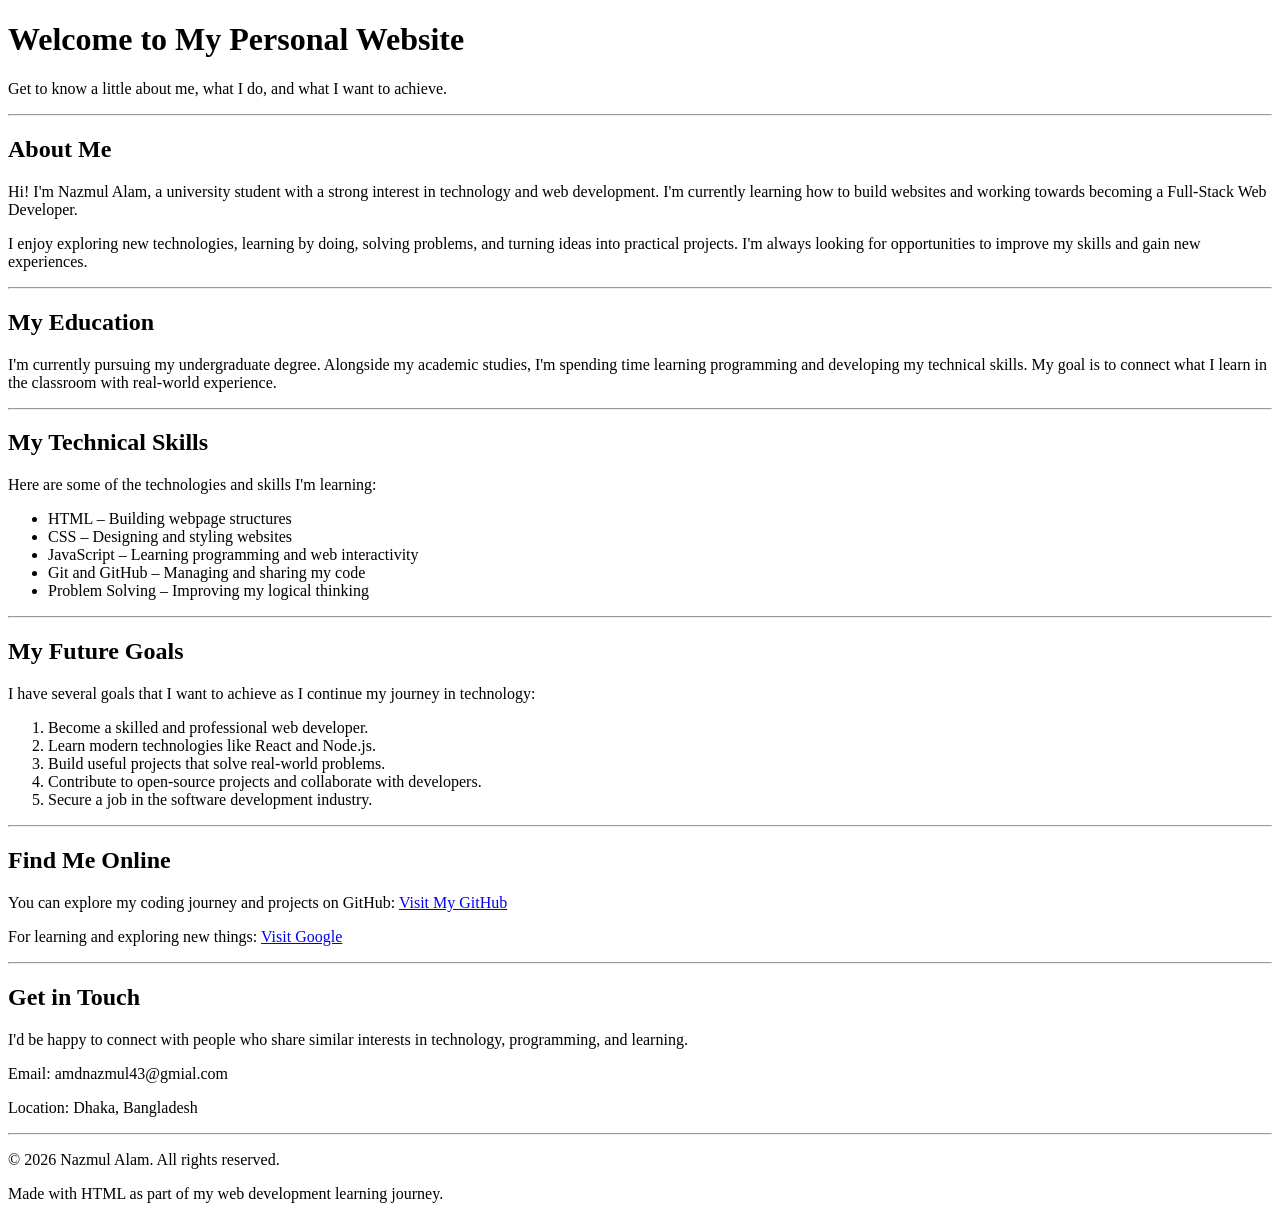
<file: Day-02/index.html>
<!DOCTYPE html>
<html lang="en">

<head>
    <meta charset="UTF-8">
    <meta name="viewport" content="width=device-width, initial-scale=1.0">
    <meta name="description" content="A little introduction about me, my education, skills, and future goals.">

    <title>My Personal Website</title>
</head>

<body>

    <header>
        <h1>Welcome to My Personal Website</h1>
        <p>Get to know a little about me, what I do, and what I want to achieve.</p>
    </header>

    <hr>

    <section>
        <h2>About Me</h2>

        <p>
            Hi! I'm Nazmul Alam, a university student with a strong
            interest in technology and web development. I'm currently
            learning how to build websites and working towards becoming
            a Full-Stack Web Developer.
        </p>

        <p>
            I enjoy exploring new technologies, learning by doing,
            solving problems, and turning ideas into practical projects.
            I'm always looking for opportunities to improve my skills
            and gain new experiences.
        </p>
    </section>

    <hr>

    <section>
        <h2>My Education</h2>

        <p>
            I'm currently pursuing my undergraduate degree. Alongside
            my academic studies, I'm spending time learning programming
            and developing my technical skills. My goal is to connect
            what I learn in the classroom with real-world experience.
        </p>
    </section>

    <hr>

    <section>
        <h2>My Technical Skills</h2>

        <p>Here are some of the technologies and skills I'm learning:</p>

        <ul>
            <li>HTML – Building webpage structures</li>
            <li>CSS – Designing and styling websites</li>
            <li>JavaScript – Learning programming and web interactivity</li>
            <li>Git and GitHub – Managing and sharing my code</li>
            <li>Problem Solving – Improving my logical thinking</li>
        </ul>
    </section>

    <hr>

    <section>
        <h2>My Future Goals</h2>

        <p>
            I have several goals that I want to achieve as I continue
            my journey in technology:
        </p>

        <ol>
            <li>Become a skilled and professional web developer.</li>
            <li>Learn modern technologies like React and Node.js.</li>
            <li>Build useful projects that solve real-world problems.</li>
            <li>Contribute to open-source projects and collaborate with developers.</li>
            <li>Secure a job in the software development industry.</li>
        </ol>
    </section>

    <hr>

    <section>
        <h2>Find Me Online</h2>

        <p>
            You can explore my coding journey and projects on GitHub:
            <a href="https://github.com/" target="_blank" rel="noopener noreferrer">
                Visit My GitHub
            </a>
        </p>

        <p>
            For learning and exploring new things:
            <a href="https://www.google.com/" target="_blank" rel="noopener noreferrer">
                Visit Google
            </a>
        </p>
    </section>

    <hr>

    <section>
        <h2>Get in Touch</h2>

        <p>
            I'd be happy to connect with people who share similar
            interests in technology, programming, and learning.
        </p>

        <p>Email: amdnazmul43@gmial.com</p>
        <p>Location: Dhaka, Bangladesh</p>
    </section>

    <hr>

    <footer>
        <p>&copy; 2026 Nazmul Alam. All rights reserved.</p>
        <p>Made with HTML as part of my web development learning journey.</p>
    </footer>

</body>

</html>
</file>
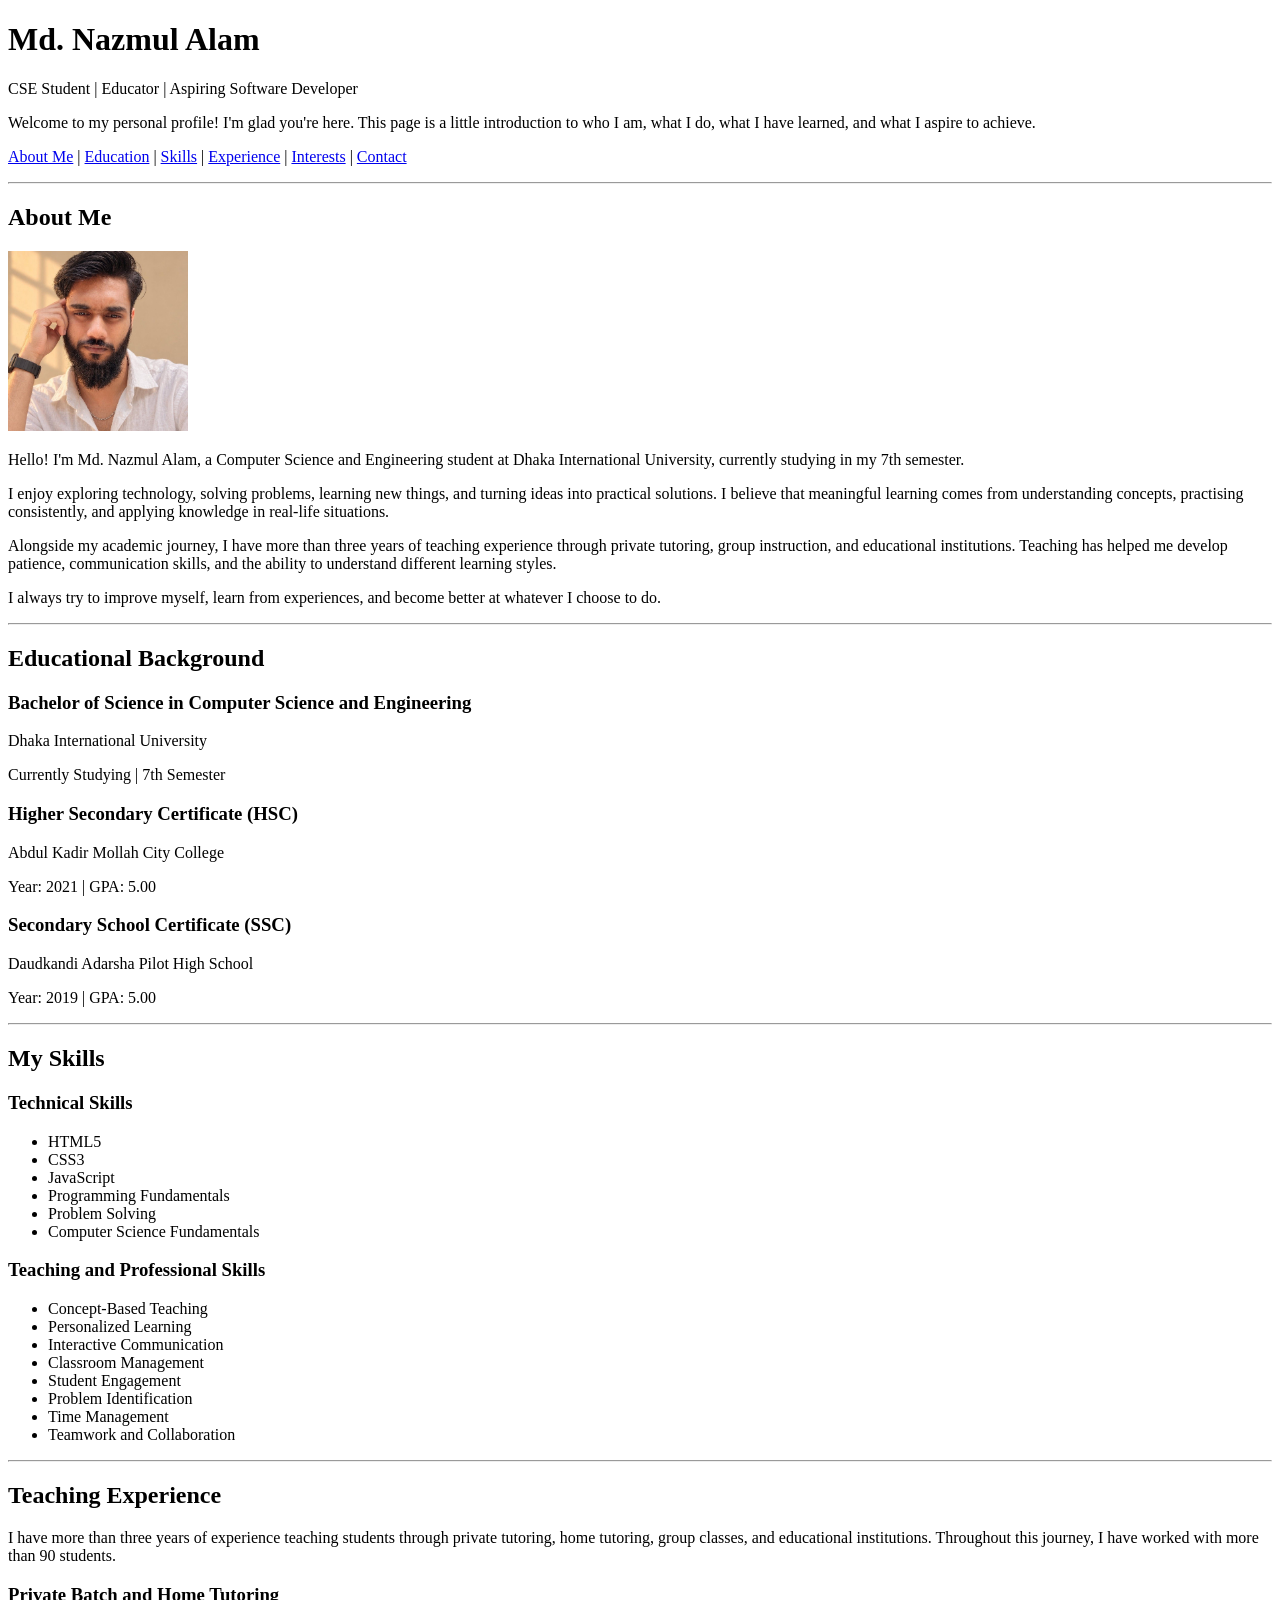
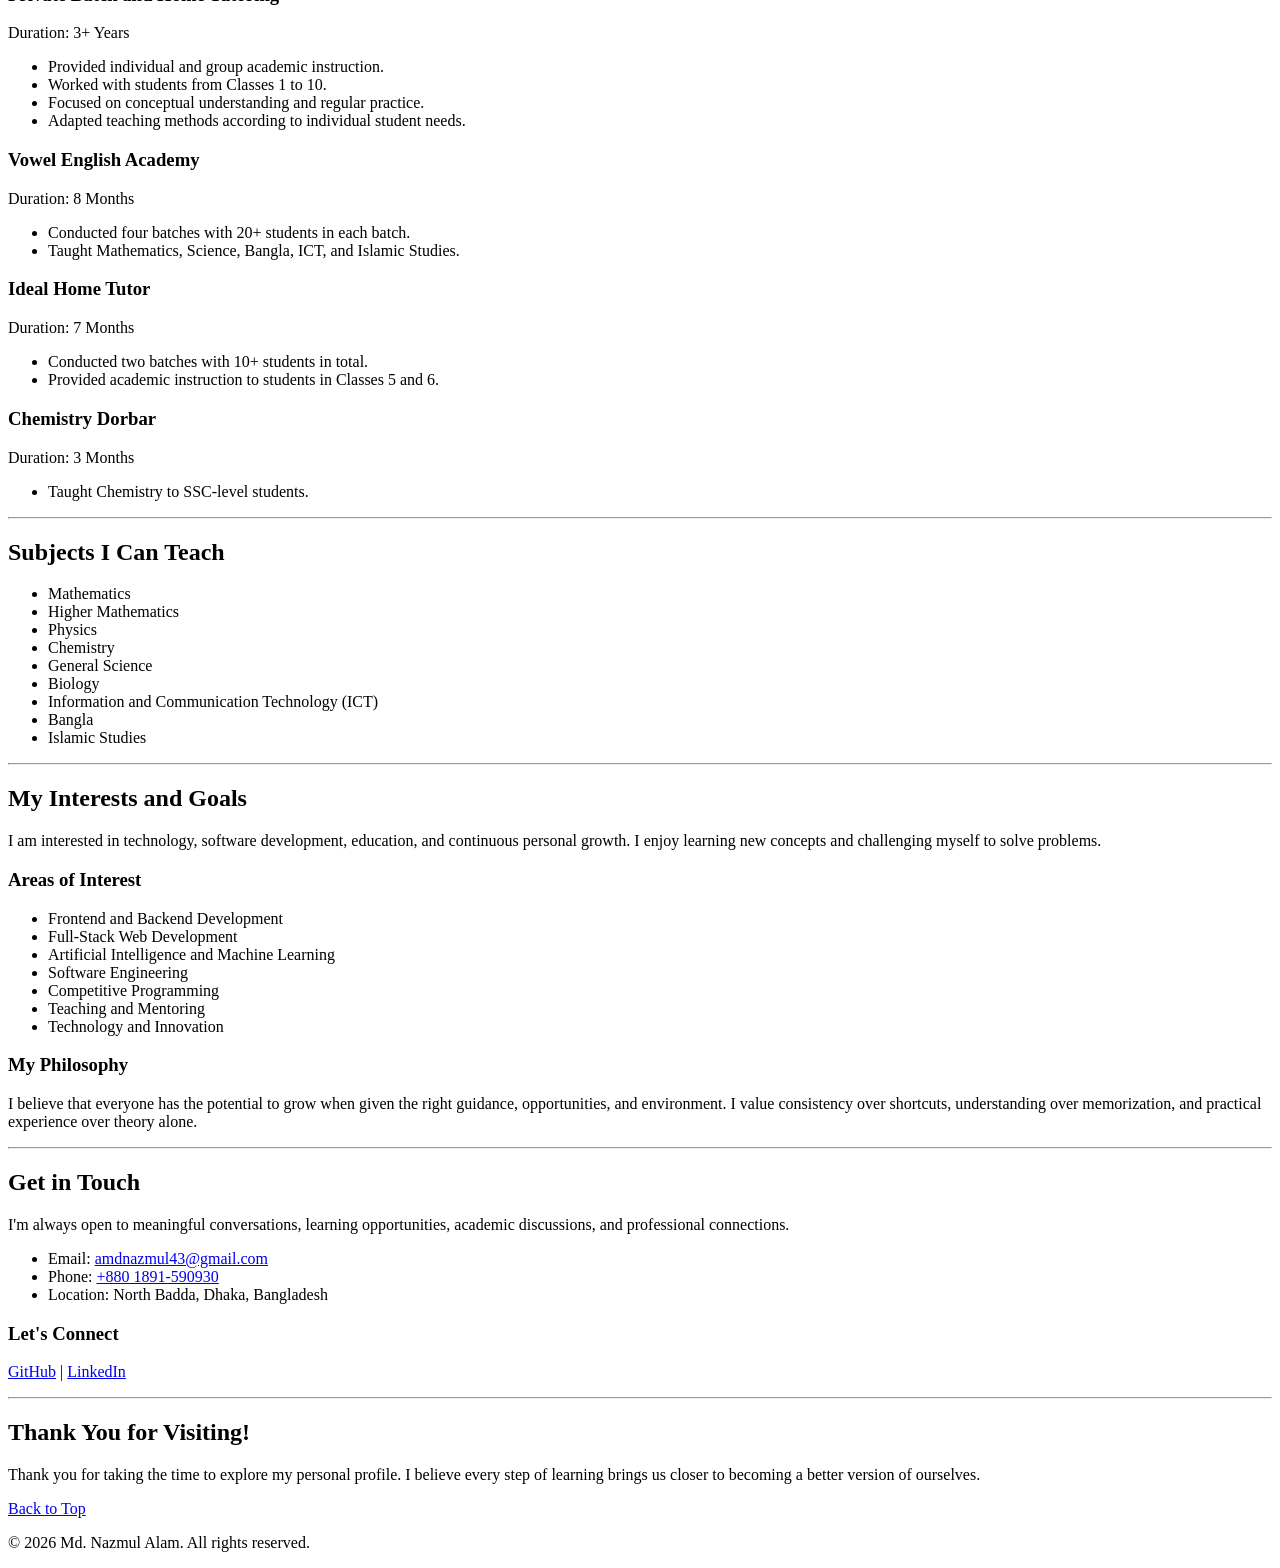
<file: Day-03/index.html>
<!DOCTYPE html>
<html lang="en">

<head>
    <meta charset="UTF-8">
    <meta name="viewport" content="width=device-width, initial-scale=1.0">
    <meta name="author" content="Md. Nazmul Alam">
    <meta name="description" content="Personal profile of Md. Nazmul Alam, a Computer Science and Engineering student, educator, and aspiring software developer.">
    <title>Md. Nazmul Alam | Personal Profile</title>
</head>

<body>

    <h1>Md. Nazmul Alam</h1>

    <p>
        CSE Student | Educator | Aspiring Software Developer
    </p>

    <p>
        Welcome to my personal profile! I'm glad you're here.
        This page is a little introduction to who I am, what I do,
        what I have learned, and what I aspire to achieve.
    </p>

    <p>
        <a href="#about">About Me</a> |
        <a href="#education">Education</a> |
        <a href="#skills">Skills</a> |
        <a href="#experience">Experience</a> |
        <a href="#interests">Interests</a> |
        <a href="#contact">Contact</a>
    </p>

    <hr>

    <h2 id="about">About Me</h2>

    <img src="profile.jpg" alt="Portrait of Md. Nazmul Alam" width="180">

    <p>
        Hello! I'm Md. Nazmul Alam, a Computer Science and Engineering
        student at Dhaka International University, currently studying
        in my 7th semester.
    </p>

    <p>
        I enjoy exploring technology, solving problems, learning new
        things, and turning ideas into practical solutions. I believe
        that meaningful learning comes from understanding concepts,
        practising consistently, and applying knowledge in real-life
        situations.
    </p>

    <p>
        Alongside my academic journey, I have more than three years
        of teaching experience through private tutoring, group
        instruction, and educational institutions. Teaching has helped
        me develop patience, communication skills, and the ability
        to understand different learning styles.
    </p>

    <p>
        I always try to improve myself, learn from experiences,
        and become better at whatever I choose to do.
    </p>

    <hr>

    <h2 id="education">Educational Background</h2>

    <h3>Bachelor of Science in Computer Science and Engineering</h3>

    <p>Dhaka International University</p>
    <p>Currently Studying | 7th Semester</p>

    <h3>Higher Secondary Certificate (HSC)</h3>

    <p>Abdul Kadir Mollah City College</p>
    <p>Year: 2021 | GPA: 5.00</p>

    <h3>Secondary School Certificate (SSC)</h3>

    <p>Daudkandi Adarsha Pilot High School</p>
    <p>Year: 2019 | GPA: 5.00</p>

    <hr>

    <h2 id="skills">My Skills</h2>

    <h3>Technical Skills</h3>

    <ul>
        <li>HTML5</li>
        <li>CSS3</li>
        <li>JavaScript</li>
        <li>Programming Fundamentals</li>
        <li>Problem Solving</li>
        <li>Computer Science Fundamentals</li>
    </ul>

    <h3>Teaching and Professional Skills</h3>

    <ul>
        <li>Concept-Based Teaching</li>
        <li>Personalized Learning</li>
        <li>Interactive Communication</li>
        <li>Classroom Management</li>
        <li>Student Engagement</li>
        <li>Problem Identification</li>
        <li>Time Management</li>
        <li>Teamwork and Collaboration</li>
    </ul>

    <hr>

    <h2 id="experience">Teaching Experience</h2>

    <p>
        I have more than three years of experience teaching students
        through private tutoring, home tutoring, group classes,
        and educational institutions. Throughout this journey,
        I have worked with more than 90 students.
    </p>

    <h3>Private Batch and Home Tutoring</h3>

    <p>Duration: 3+ Years</p>

    <ul>
        <li>Provided individual and group academic instruction.</li>
        <li>Worked with students from Classes 1 to 10.</li>
        <li>Focused on conceptual understanding and regular practice.</li>
        <li>Adapted teaching methods according to individual student needs.</li>
    </ul>

    <h3>Vowel English Academy</h3>

    <p>Duration: 8 Months</p>

    <ul>
        <li>Conducted four batches with 20+ students in each batch.</li>
        <li>Taught Mathematics, Science, Bangla, ICT, and Islamic Studies.</li>
    </ul>

    <h3>Ideal Home Tutor</h3>

    <p>Duration: 7 Months</p>

    <ul>
        <li>Conducted two batches with 10+ students in total.</li>
        <li>Provided academic instruction to students in Classes 5 and 6.</li>
    </ul>

    <h3>Chemistry Dorbar</h3>

    <p>Duration: 3 Months</p>

    <ul>
        <li>Taught Chemistry to SSC-level students.</li>
    </ul>

    <hr>

    <h2>Subjects I Can Teach</h2>

    <ul>
        <li>Mathematics</li>
        <li>Higher Mathematics</li>
        <li>Physics</li>
        <li>Chemistry</li>
        <li>General Science</li>
        <li>Biology</li>
        <li>Information and Communication Technology (ICT)</li>
        <li>Bangla</li>
        <li>Islamic Studies</li>
    </ul>

    <hr>

    <h2 id="interests">My Interests and Goals</h2>

    <p>
        I am interested in technology, software development,
        education, and continuous personal growth. I enjoy learning
        new concepts and challenging myself to solve problems.
    </p>

    <h3>Areas of Interest</h3>

    <ul>
        <li>Frontend and Backend Development</li>
        <li>Full-Stack Web Development</li>
        <li>Artificial Intelligence and Machine Learning</li>
        <li>Software Engineering</li>
        <li>Competitive Programming</li>
        <li>Teaching and Mentoring</li>
        <li>Technology and Innovation</li>
    </ul>

    <h3>My Philosophy</h3>

    <p>
        I believe that everyone has the potential to grow when
        given the right guidance, opportunities, and environment.
        I value consistency over shortcuts, understanding over
        memorization, and practical experience over theory alone.
    </p>

    <hr>

    <h2 id="contact">Get in Touch</h2>

    <p>
        I'm always open to meaningful conversations, learning
        opportunities, academic discussions, and professional
        connections.
    </p>

    <ul>
        <li>
            Email:
            <a href="mailto:amdnazmul43@gmail.com">
                amdnazmul43@gmail.com
            </a>
        </li>

        <li>
            Phone:
            <a href="tel:+8801891590930">
                +880 1891-590930
            </a>
        </li>

        <li>Location: North Badda, Dhaka, Bangladesh</li>
    </ul>

    <h3>Let's Connect</h3>

    <p>
        <a href="https://github.com/" target="_blank" rel="noopener noreferrer">GitHub</a>
        |
        <a href="https://www.linkedin.com/" target="_blank" rel="noopener noreferrer">LinkedIn</a>
    </p>

    <hr>

    <h2>Thank You for Visiting!</h2>

    <p>
        Thank you for taking the time to explore my personal profile.
        I believe every step of learning brings us closer to becoming
        a better version of ourselves.
    </p>

    <p>
        <a href="#top">Back to Top</a>
    </p>

    <p>
        &copy; 2026 Md. Nazmul Alam. All rights reserved.
    </p>

</body>

</html>
</file>
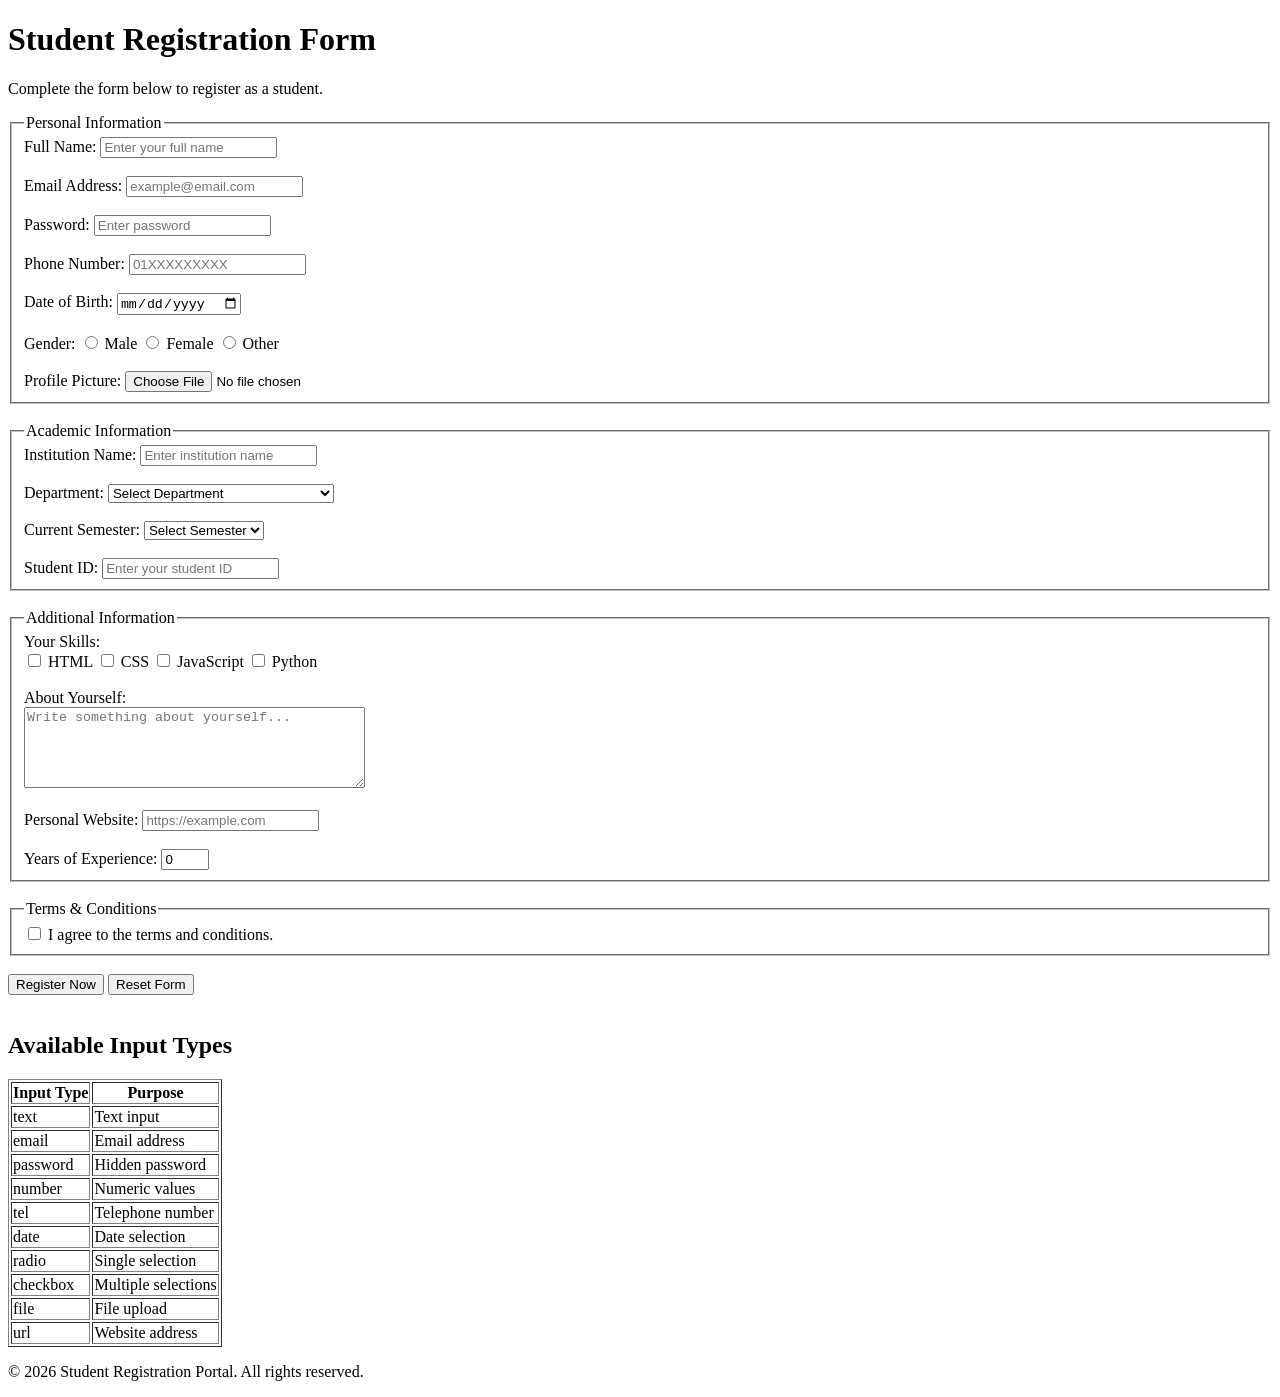
<file: Day-04/index.html>
<!DOCTYPE html>
<html lang="en">
<head>
    <meta charset="UTF-8">
    <meta name="viewport" content="width=device-width, initial-scale=1.0">
    <title>Student Registration Form</title>
</head>
<body>

    <header>
        <h1>Student Registration Form</h1>
        <p>Complete the form below to register as a student.</p>
    </header>

    <main>
        <form action="#" method="post">

            <fieldset>
                <legend>Personal Information</legend>

                <label for="fullname">Full Name:</label>
                <input type="text" id="fullname" name="fullname" placeholder="Enter your full name" required minlength="3">
                <br><br>

                <label for="email">Email Address:</label>
                <input type="email" id="email" name="email" placeholder="example@email.com" required>
                <br><br>

                <label for="password">Password:</label>
                <input type="password" id="password" name="password" placeholder="Enter password" required minlength="8">
                <br><br>

                <label for="phone">Phone Number:</label>
                <input type="tel" id="phone" name="phone" placeholder="01XXXXXXXXX" pattern="[0-9]{11}" required>
                <br><br>

                <label for="dob">Date of Birth:</label>
                <input type="date" id="dob" name="dob" required>
                <br><br>

                <label>Gender:</label>
                <input type="radio" id="male" name="gender" value="Male" required>
                <label for="male">Male</label>

                <input type="radio" id="female" name="gender" value="Female">
                <label for="female">Female</label>

                <input type="radio" id="other" name="gender" value="Other">
                <label for="other">Other</label>
                <br><br>

                <label for="profile">Profile Picture:</label>
                <input type="file" id="profile" name="profile" accept="image/*">
            </fieldset>

            <br>

            <fieldset>
                <legend>Academic Information</legend>

                <label for="institution">Institution Name:</label>
                <input type="text" id="institution" name="institution" placeholder="Enter institution name" required>
                <br><br>

                <label for="department">Department:</label>
                <select id="department" name="department" required>
                    <option value="">Select Department</option>
                    <option value="CSE">Computer Science & Engineering</option>
                    <option value="SWE">Software Engineering</option>
                    <option value="EEE">Electrical & Electronic Engineering</option>
                    <option value="BBA">Business Administration</option>
                    <option value="English">English</option>
                </select>
                <br><br>

                <label for="semester">Current Semester:</label>
                <select id="semester" name="semester" required>
                    <option value="">Select Semester</option>
                    <option value="1st">1st Semester</option>
                    <option value="2nd">2nd Semester</option>
                    <option value="3rd">3rd Semester</option>
                    <option value="4th">4th Semester</option>
                    <option value="5th">5th Semester</option>
                    <option value="6th">6th Semester</option>
                    <option value="7th">7th Semester</option>
                    <option value="8th">8th Semester</option>
                </select>
                <br><br>

                <label for="studentid">Student ID:</label>
                <input type="text" id="studentid" name="studentid" placeholder="Enter your student ID" required>
            </fieldset>

            <br>

            <fieldset>
                <legend>Additional Information</legend>

                <label for="skills">Your Skills:</label>
                <br>

                <input type="checkbox" id="html" name="skills" value="HTML">
                <label for="html">HTML</label>

                <input type="checkbox" id="css" name="skills" value="CSS">
                <label for="css">CSS</label>

                <input type="checkbox" id="javascript" name="skills" value="JavaScript">
                <label for="javascript">JavaScript</label>

                <input type="checkbox" id="python" name="skills" value="Python">
                <label for="python">Python</label>

                <br><br>

                <label for="about">About Yourself:</label>
                <br>
                <textarea id="about" name="about" rows="5" cols="40" placeholder="Write something about yourself..."></textarea>
                <br><br>

                <label for="website">Personal Website:</label>
                <input type="url" id="website" name="website" placeholder="https://example.com">
                <br><br>

                <label for="experience">Years of Experience:</label>
                <input type="number" id="experience" name="experience" min="0" max="20" value="0">
            </fieldset>

            <br>

            <fieldset>
                <legend>Terms & Conditions</legend>

                <input type="checkbox" id="terms" name="terms" value="accepted" required>
                <label for="terms">I agree to the terms and conditions.</label>
            </fieldset>

            <br>

            <button type="submit">Register Now</button>
            <button type="reset">Reset Form</button>

        </form>
    </main>

    <br>

    <section>
        <h2>Available Input Types</h2>

        <table border="1">
            <thead>
                <tr>
                    <th>Input Type</th>
                    <th>Purpose</th>
                </tr>
            </thead>

            <tbody>
                <tr>
                    <td>text</td>
                    <td>Text input</td>
                </tr>
                <tr>
                    <td>email</td>
                    <td>Email address</td>
                </tr>
                <tr>
                    <td>password</td>
                    <td>Hidden password</td>
                </tr>
                <tr>
                    <td>number</td>
                    <td>Numeric values</td>
                </tr>
                <tr>
                    <td>tel</td>
                    <td>Telephone number</td>
                </tr>
                <tr>
                    <td>date</td>
                    <td>Date selection</td>
                </tr>
                <tr>
                    <td>radio</td>
                    <td>Single selection</td>
                </tr>
                <tr>
                    <td>checkbox</td>
                    <td>Multiple selections</td>
                </tr>
                <tr>
                    <td>file</td>
                    <td>File upload</td>
                </tr>
                <tr>
                    <td>url</td>
                    <td>Website address</td>
                </tr>
            </tbody>
        </table>
    </section>

    <footer>
        <p>&copy; 2026 Student Registration Portal. All rights reserved.</p>
    </footer>

</body>
</html>
</file>
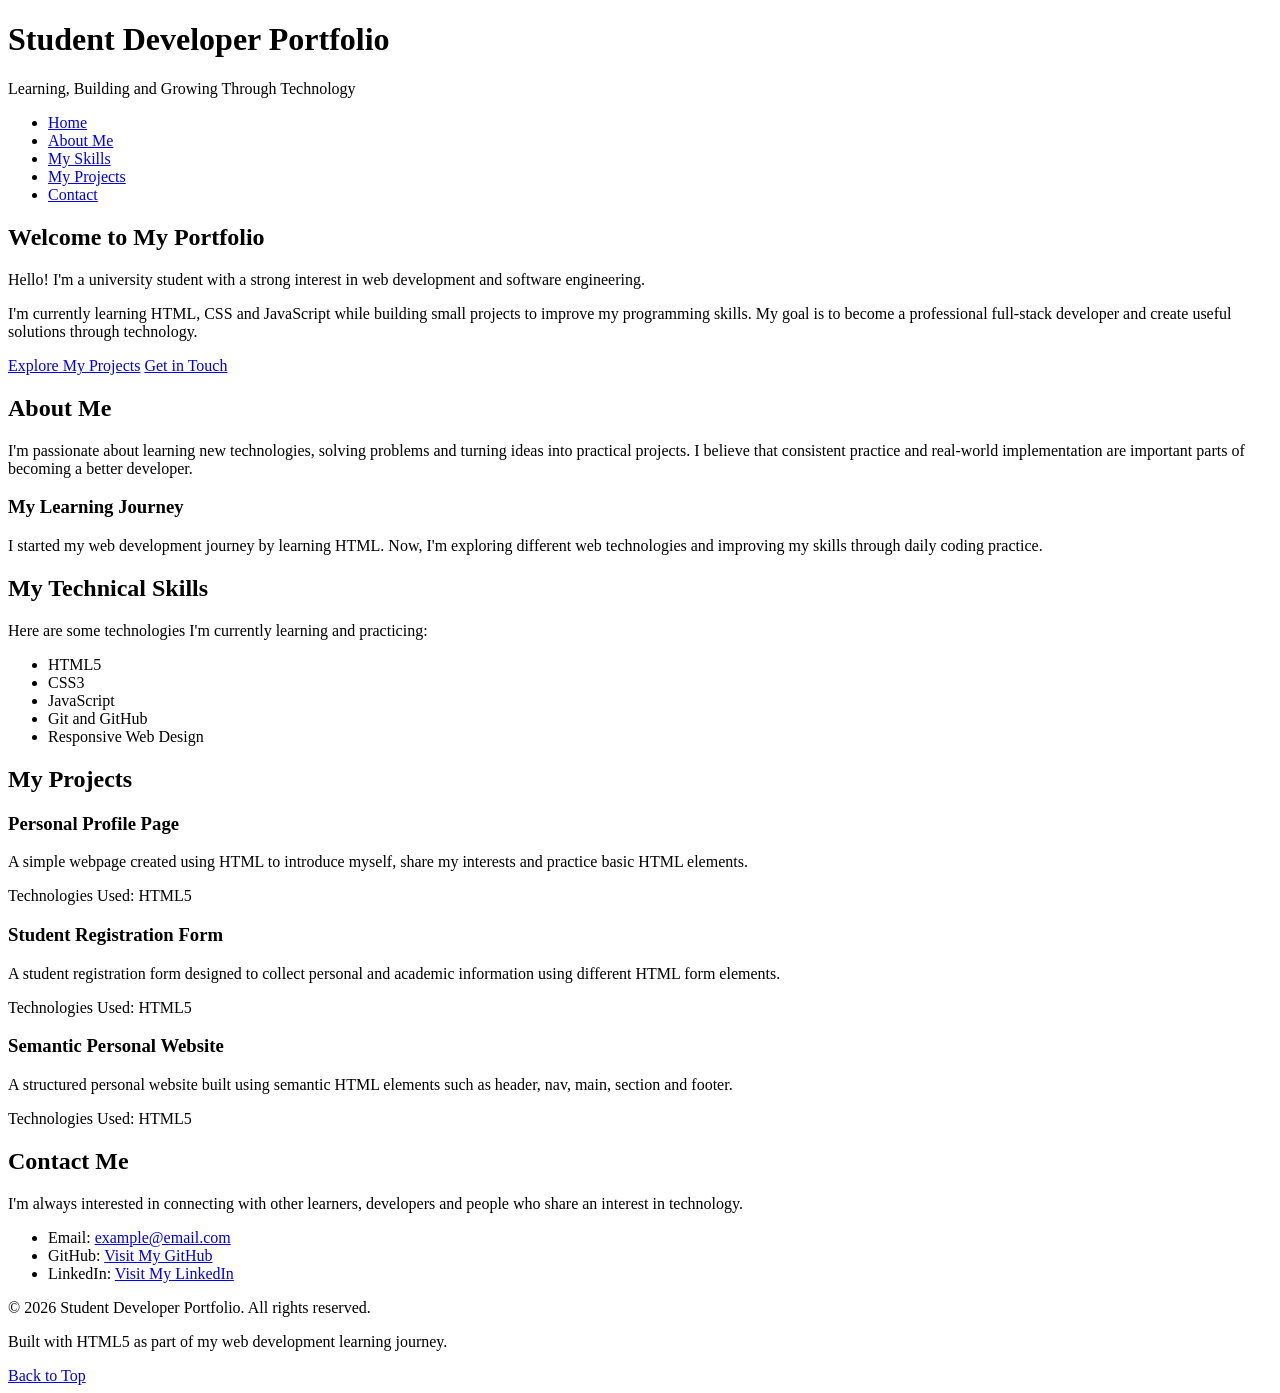
<file: Day-05/index.html>
<!DOCTYPE html>
<html lang="en">

<head>
    <meta charset="UTF-8">
    <meta name="viewport" content="width=device-width, initial-scale=1.0">
    <meta name="description" content="A personal portfolio showcasing my learning journey, technical skills, projects and contact information.">
    <title>Student Developer | Personal Portfolio</title>
</head>

<body>

    <header>
        <h1>Student Developer Portfolio</h1>
        <p>Learning, Building and Growing Through Technology</p>

        <nav aria-label="Main Navigation">
            <ul>
                <li><a href="#home">Home</a></li>
                <li><a href="#about">About Me</a></li>
                <li><a href="#skills">My Skills</a></li>
                <li><a href="#projects">My Projects</a></li>
                <li><a href="#contact">Contact</a></li>
            </ul>
        </nav>
    </header>

    <main>

        <section id="home">
            <h2>Welcome to My Portfolio</h2>

            <p>
                Hello! I'm a university student with a strong interest
                in web development and software engineering.
            </p>

            <p>
                I'm currently learning HTML, CSS and JavaScript while
                building small projects to improve my programming skills.
                My goal is to become a professional full-stack developer
                and create useful solutions through technology.
            </p>

            <a href="#projects">Explore My Projects</a>
            <a href="#contact">Get in Touch</a>
        </section>

        <section id="about">
            <h2>About Me</h2>

            <p>
                I'm passionate about learning new technologies,
                solving problems and turning ideas into practical projects.
                I believe that consistent practice and real-world
                implementation are important parts of becoming a better developer.
            </p>

            <h3>My Learning Journey</h3>

            <p>
                I started my web development journey by learning HTML.
                Now, I'm exploring different web technologies and
                improving my skills through daily coding practice.
            </p>
        </section>

        <section id="skills">
            <h2>My Technical Skills</h2>

            <p>Here are some technologies I'm currently learning and practicing:</p>

            <ul>
                <li>HTML5</li>
                <li>CSS3</li>
                <li>JavaScript</li>
                <li>Git and GitHub</li>
                <li>Responsive Web Design</li>
            </ul>
        </section>

        <section id="projects">
            <h2>My Projects</h2>

            <article>
                <h3>Personal Profile Page</h3>

                <p>
                    A simple webpage created using HTML to introduce myself,
                    share my interests and practice basic HTML elements.
                </p>

                <p>Technologies Used: HTML5</p>
            </article>

            <article>
                <h3>Student Registration Form</h3>

                <p>
                    A student registration form designed to collect
                    personal and academic information using different
                    HTML form elements.
                </p>

                <p>Technologies Used: HTML5</p>
            </article>

            <article>
                <h3>Semantic Personal Website</h3>

                <p>
                    A structured personal website built using semantic
                    HTML elements such as header, nav, main, section
                    and footer.
                </p>

                <p>Technologies Used: HTML5</p>
            </article>
        </section>

        <section id="contact">
            <h2>Contact Me</h2>

            <p>
                I'm always interested in connecting with other learners,
                developers and people who share an interest in technology.
            </p>

            <ul>
                <li>
                    Email:
                    <a href="mailto:example@email.com">example@email.com</a>
                </li>

                <li>
                    GitHub:
                    <a href="https://github.com/" target="_blank" rel="noopener noreferrer">Visit My GitHub</a>
                </li>

                <li>
                    LinkedIn:
                    <a href="https://www.linkedin.com/" target="_blank" rel="noopener noreferrer">Visit My LinkedIn</a>
                </li>
            </ul>
        </section>

    </main>

    <footer>
        <p>&copy; 2026 Student Developer Portfolio. All rights reserved.</p>

        <p>Built with HTML5 as part of my web development learning journey.</p>

        <a href="#home">Back to Top</a>
    </footer>

</body>

</html>
</file>
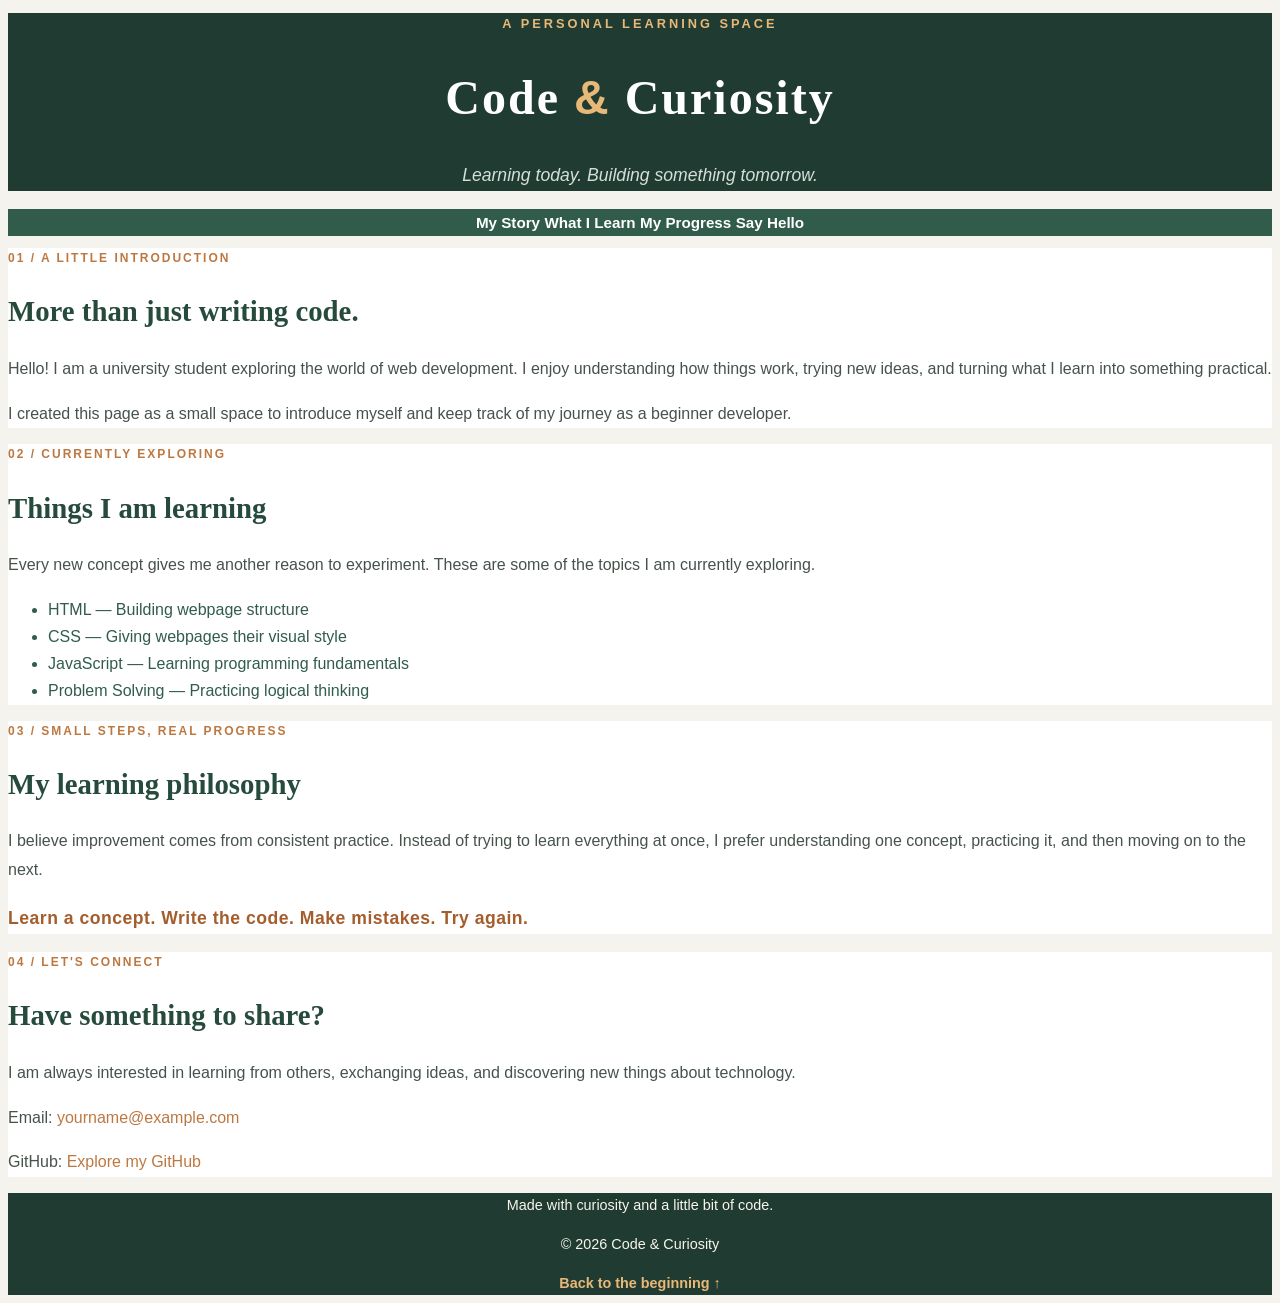
<file: Day-06/index.html>
<!DOCTYPE html>
<html lang="en">
<head>
    <meta charset="UTF-8">
    <meta name="viewport" content="width=device-width, initial-scale=1.0">
    <meta name="description" content="A personal learning profile about web development, technology, and everyday progress.">
    <title>Code & Curiosity | My Learning Space</title>
    <link rel="stylesheet" href="style.css">
</head>
<body>

    <header id="home">
        <p class="eyebrow">A PERSONAL LEARNING SPACE</p>
        <h1>Code <span>&</span> Curiosity</h1>
        <p class="tagline">Learning today. Building something tomorrow.</p>
    </header>

    <nav>
        <a href="#about">My Story</a>
        <a href="#learning">What I Learn</a>
        <a href="#progress">My Progress</a>
        <a href="#contact">Say Hello</a>
    </nav>

    <main>
        <section id="about" class="profile-section">
            <p class="section-label">01 / A LITTLE INTRODUCTION</p>
            <h2>More than just writing code.</h2>
            <p>
                Hello! I am a university student exploring the world of web
                development. I enjoy understanding how things work, trying
                new ideas, and turning what I learn into something practical.
            </p>
            <p>
                I created this page as a small space to introduce myself
                and keep track of my journey as a beginner developer.
            </p>
        </section>

        <section id="learning" class="profile-section">
            <p class="section-label">02 / CURRENTLY EXPLORING</p>
            <h2>Things I am learning</h2>
            <p>
                Every new concept gives me another reason to experiment.
                These are some of the topics I am currently exploring.
            </p>
            <ul class="skill-list">
                <li>HTML — Building webpage structure</li>
                <li>CSS — Giving webpages their visual style</li>
                <li>JavaScript — Learning programming fundamentals</li>
                <li>Problem Solving — Practicing logical thinking</li>
            </ul>
        </section>

        <section id="progress" class="profile-section">
            <p class="section-label">03 / SMALL STEPS, REAL PROGRESS</p>
            <h2>My learning philosophy</h2>
            <p>
                I believe improvement comes from consistent practice.
                Instead of trying to learn everything at once, I prefer
                understanding one concept, practicing it, and then moving
                on to the next.
            </p>
            <p class="highlight">
                Learn a concept. Write the code. Make mistakes. Try again.
            </p>
        </section>

        <section id="contact" class="profile-section">
            <p class="section-label">04 / LET'S CONNECT</p>
            <h2>Have something to share?</h2>
            <p>
                I am always interested in learning from others, exchanging
                ideas, and discovering new things about technology.
            </p>
            <p>Email: <a href="mailto:yourname@example.com">yourname@example.com</a></p>
            <p>GitHub: <a href="https://github.com/yourusername" target="_blank" rel="noopener noreferrer">Explore my GitHub</a></p>
        </section>
    </main>

    <footer>
        <p>Made with curiosity and a little bit of code.</p>
        <p>&copy; 2026 Code & Curiosity</p>
        <a href="#home">Back to the beginning ↑</a>
    </footer>

</body>
</html>
</file>
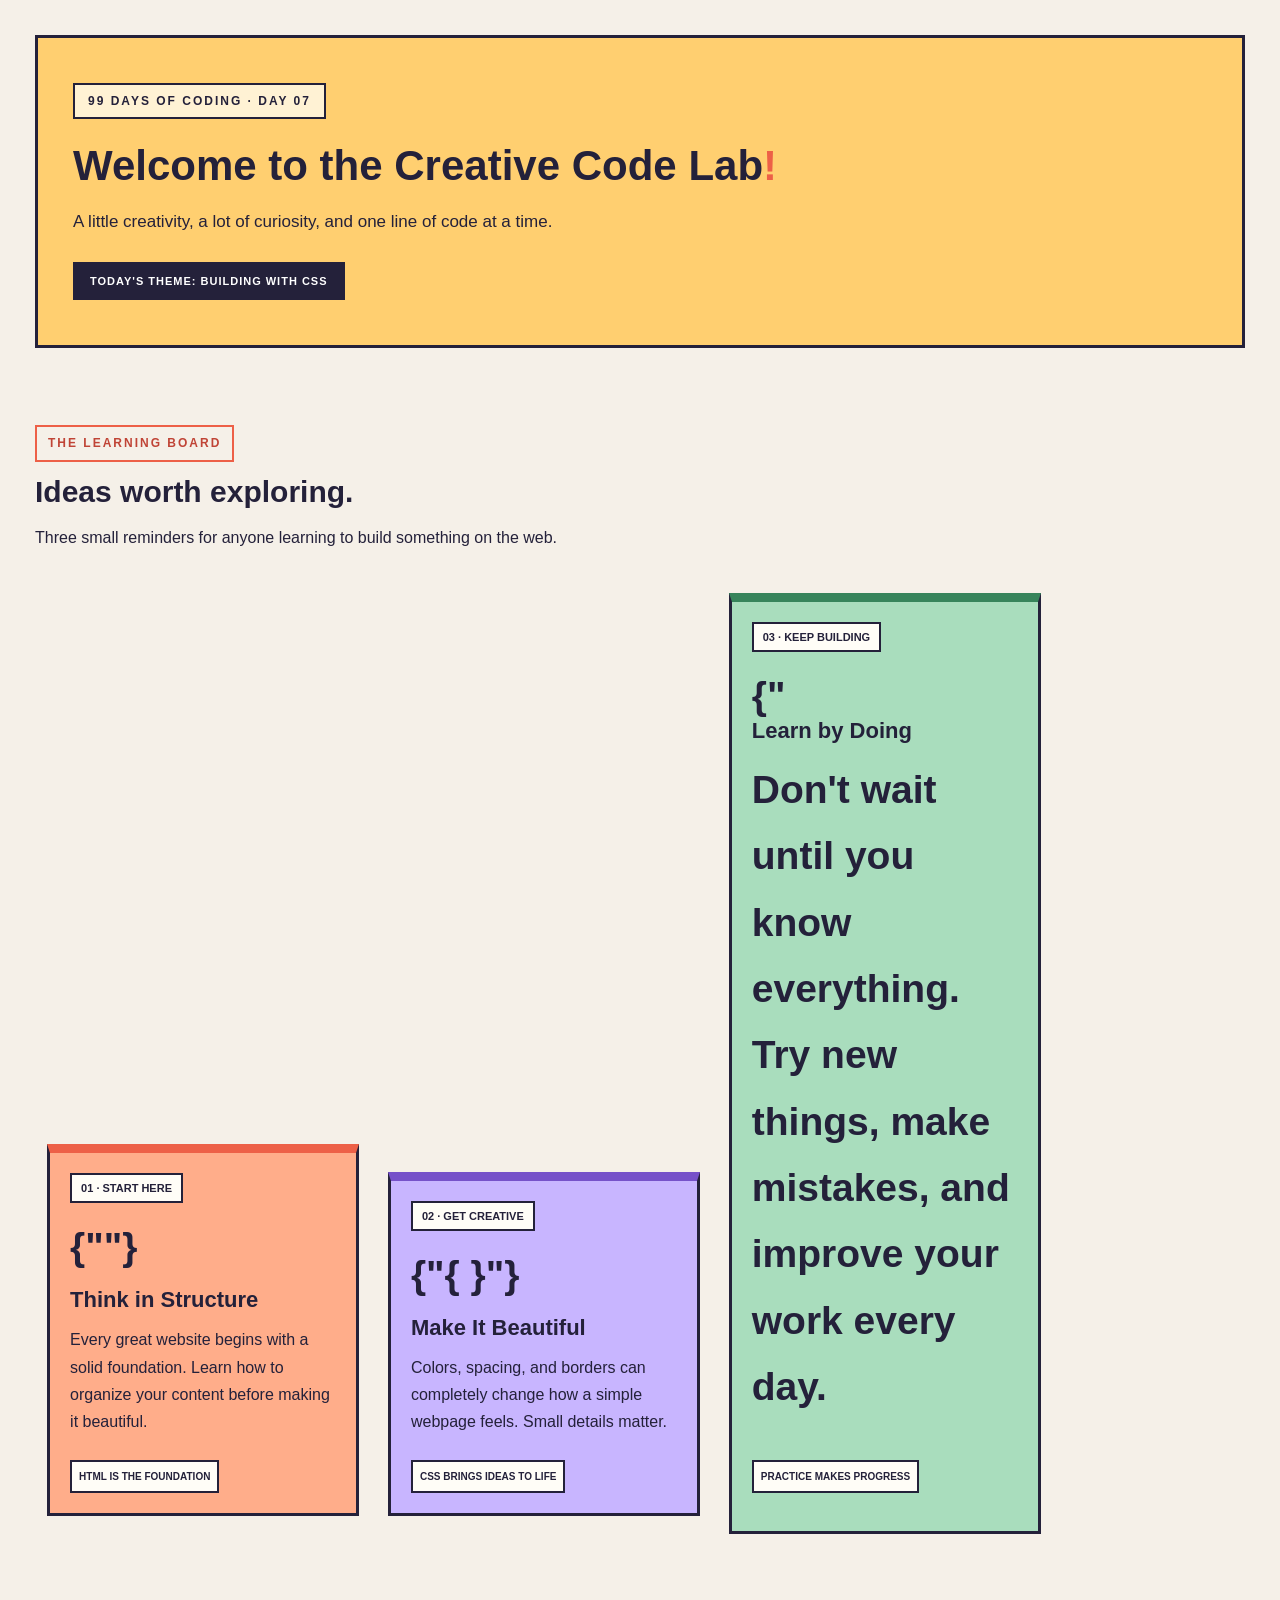
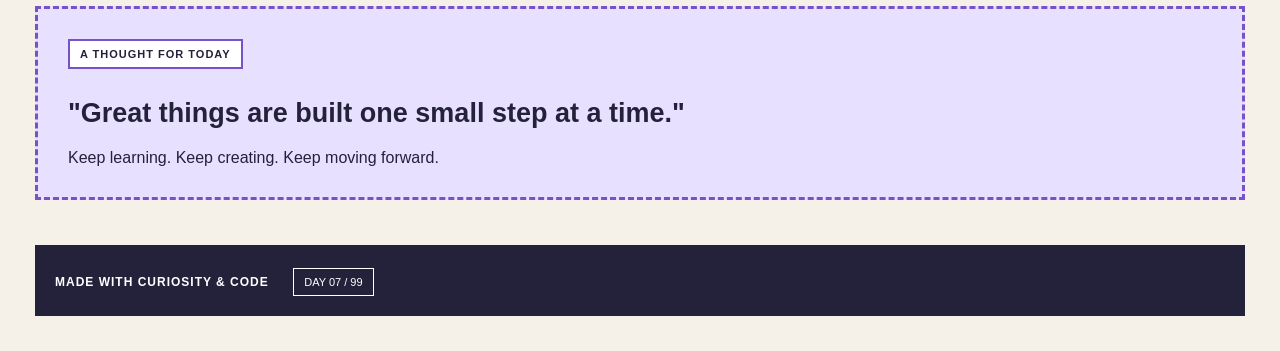
<file: Day-07/index.html>
<!DOCTYPE html>
<html lang="en">
<head>
    <meta charset="UTF-8">
    <meta name="viewport" content="width=device-width, initial-scale=1.0">
    <title>The Creative Code Lab</title>
    <link rel="stylesheet" href="style.css">
</head>
<body>
    <header class="hero">
        <p class="tag">99 DAYS OF CODING · DAY 07</p>
        <h1>Welcome to the Creative Code Lab<span>!</span></h1>
        <p class="hero-text">A little creativity, a lot of curiosity, and one line of code at a time.</p>
        <span class="hero-note">TODAY'S THEME: BUILDING WITH CSS</span>
    </header>

    <main>
        <section class="intro">
            <p class="section-tag">THE LEARNING BOARD</p>
            <h2>Ideas worth exploring.</h2>
            <p>Three small reminders for anyone learning to build something on the web.</p>
        </section>

        <section class="card-area">
            <article class="card card-orange">
                <span class="card-label">01 · START HERE</span>
                <div class="symbol">{"</>"}</div>
                <h3>Think in Structure</h3>
                <p>Every great website begins with a solid foundation. Learn how to organize your content before making it beautiful.</p>
                <span class="card-bottom">HTML IS THE FOUNDATION</span>
            </article>

            <article class="card card-purple">
                <span class="card-label">02 · GET CREATIVE</span>
                <div class="symbol">{"{ }"}</div>
                <h3>Make It Beautiful</h3>
                <p>Colors, spacing, and borders can completely change how a simple webpage feels. Small details matter.</p>
                <span class="card-bottom">CSS BRINGS IDEAS TO LIFE</span>
            </article>

            <article class="card card-green">
                <span class="card-label">03 · KEEP BUILDING</span>
                <div class="symbol">{"</3"}</div>
                <h3>Learn by Doing</h3>
                <p>Don't wait until you know everything. Try new things, make mistakes, and improve your work every day.</p>
                <span class="card-bottom">PRACTICE MAKES PROGRESS</span>
            </article>
        </section>

        <section class="quote">
            <p class="quote-label">A THOUGHT FOR TODAY</p>
            <h2>"Great things are built one small step at a time."</h2>
            <p>Keep learning. Keep creating. Keep moving forward.</p>
        </section>
    </main>

    <footer>
        <p>MADE WITH CURIOSITY & CODE</p>
        <span>DAY 07 / 99</span>
    </footer>
</body>
</html>
</file>
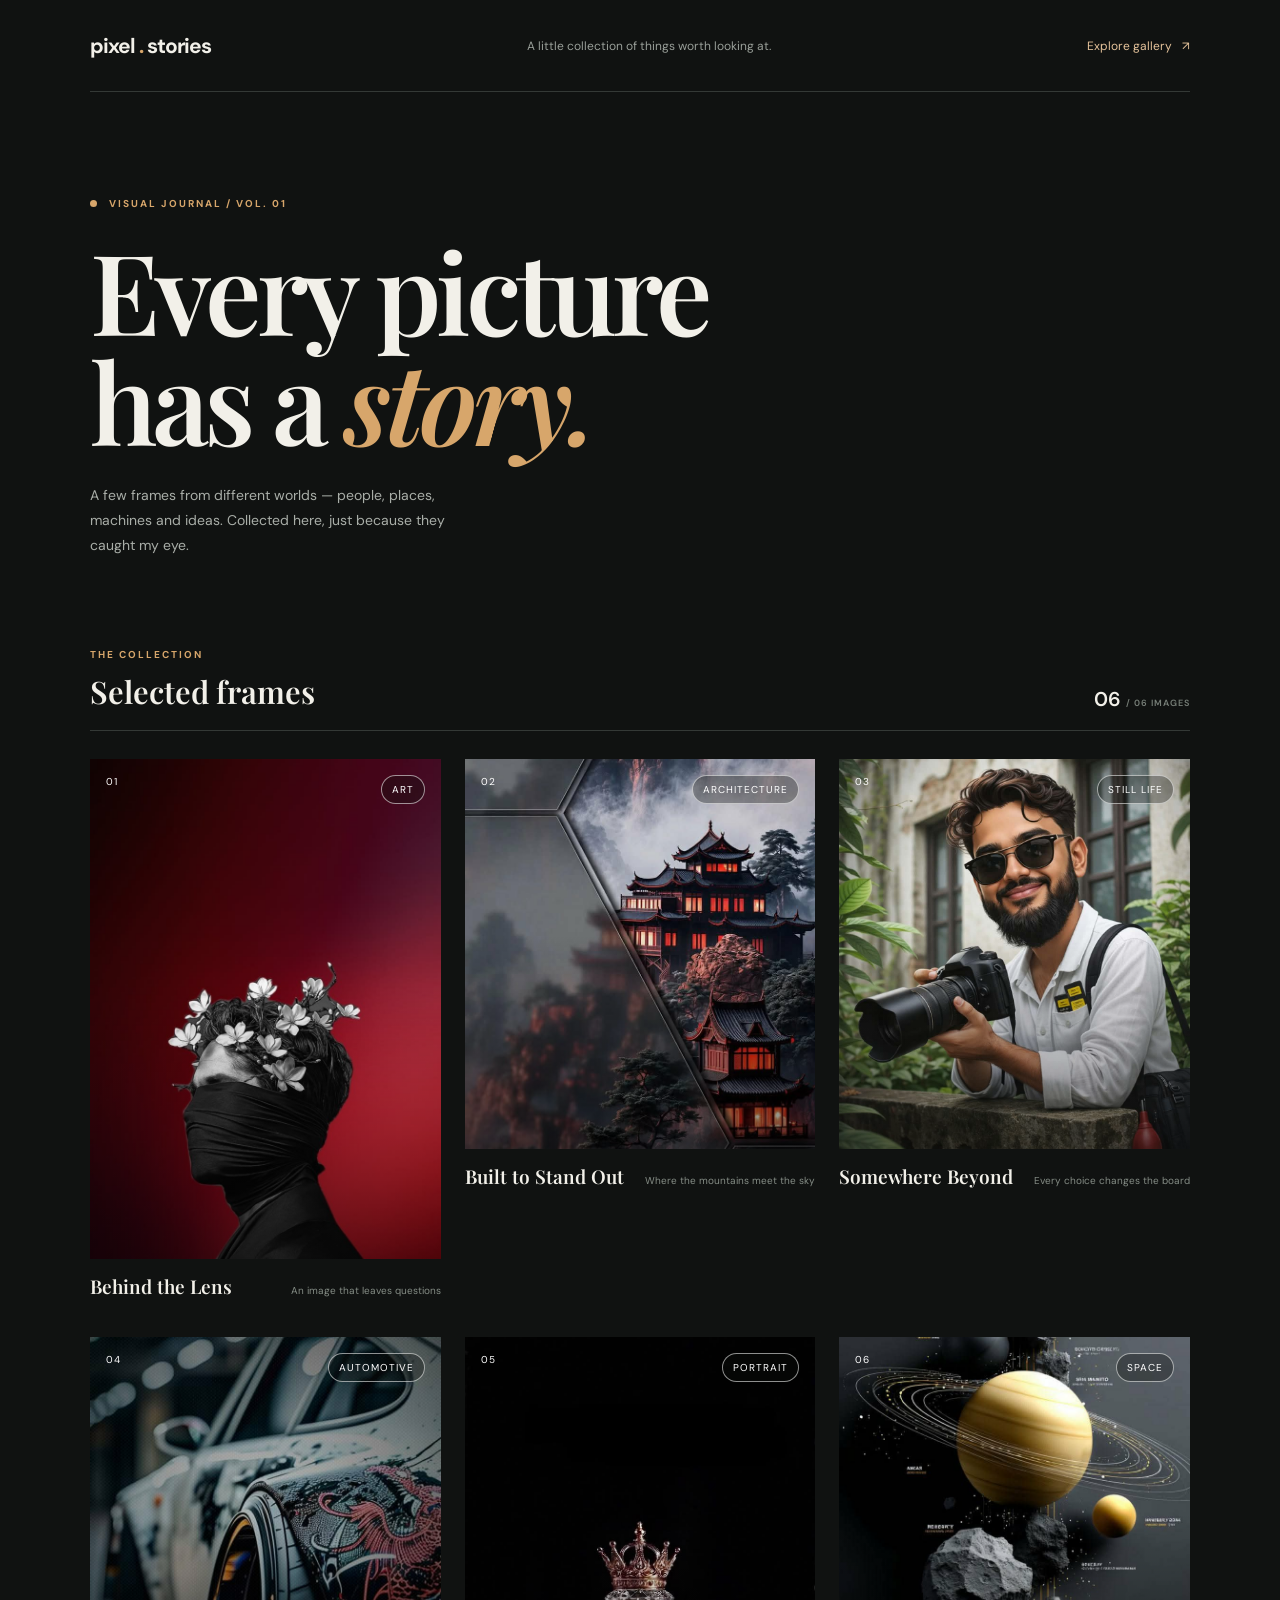
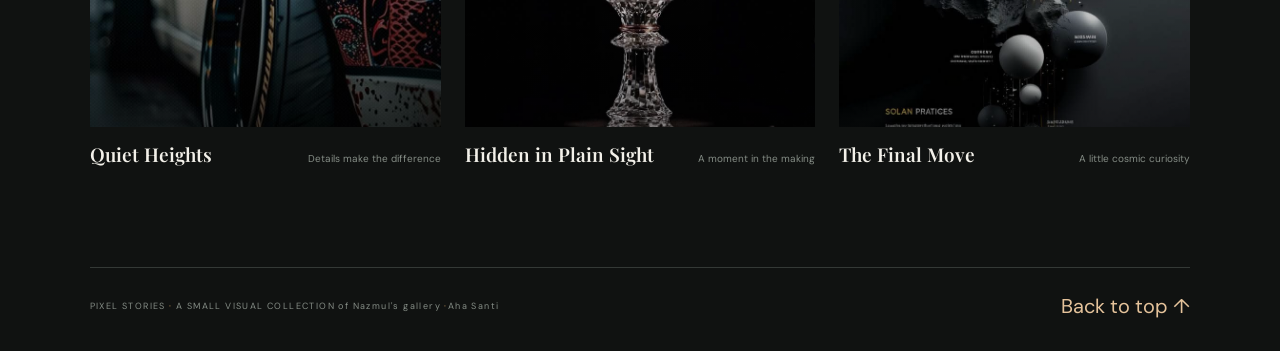
<file: Day-09/index.html>
<!DOCTYPE html>
<html lang="en">
<head>
    <meta charset="UTF-8">
    <meta name="viewport" content="width=device-width, initial-scale=1.0">
    <title>Pixel Stories — A Creative Gallery</title>
    <link rel="stylesheet" href="style.css">
</head>
<body>
    <header class="site-header">
        <a class="logo" href="#">  pixel <span>.</span> stories  </a>
        <p class="header-note">A little collection of things worth looking at.</p>
        <a class="header-link" href="#gallery">Explore gallery <span>↗</span></a>
    </header>

    <main>
        <section class="intro">
            <p class="eyebrow"><span></span> VISUAL JOURNAL / VOL. 01</p>
            <h1>Every picture<br>has a <em>story.</em></h1>
            <p class="intro-copy">A few frames from different worlds — people, places, machines and ideas. Collected here, just because they caught my eye.</p>
        </section>

        <section class="gallery-section" id="gallery">
            <div class="section-heading">
                <div>
                    <p class="eyebrow">THE COLLECTION</p>
                    <h2>Selected frames</h2>
                </div>
                <p class="image-count">06 <span>/ 06 IMAGES</span></p>
            </div>

            <div class="gallery-grid">
                <article class="gallery-card card-tall">
                    <div class="image-wrap">
                        <img src="images/photo-01.jpg" alt="Photographer holding a camera in a leafy courtyard">
                        <span class="image-number">01</span>
                        <span class="image-tag">ART</span>
                    </div>
                    <div class="card-caption">
                        <h3>Behind the Lens</h3>
                        <p>An image that leaves questions</p>
                    </div>
                </article>

                <article class="gallery-card">
                    <div class="image-wrap">
                        <img src="images/photo-02.jpg" alt="Close-up of a customised sports car">
                        <span class="image-number">02</span>
                        <span class="image-tag">ARCHITECTURE</span>
                    </div>
                    <div class="card-caption">
                        <h3>Built to Stand Out</h3>
                        <p>Where the mountains meet the sky</p>
                    </div>
                </article>

                <article class="gallery-card">
                    <div class="image-wrap">
                        <img src="images/photo-03.jpg" alt="Golden planet surrounded by orbiting rings">
                        <span class="image-number">03</span>
                        <span class="image-tag">STILL LIFE</span>
                    </div>
                    <div class="card-caption">
                        <h3>Somewhere Beyond</h3>
                        <p>Every choice changes the board</p>
                    </div>
                </article>

                <article class="gallery-card">
                    <div class="image-wrap">
                        <img src="images/photo-04.jpg" alt="Traditional pagoda surrounded by misty mountains">
                        <span class="image-number">04</span>
                        <span class="image-tag">AUTOMOTIVE</span>
                    </div>
                    <div class="card-caption">
                        <h3>Quiet Heights</h3>
                        <p>Details make the difference</p>
                    </div>
                </article>

                <article class="gallery-card">
                    <div class="image-wrap">
                        <img src="images/photo-05.jpg" alt="Black and white portrait against a deep red background">
                        <span class="image-number">05</span>
                        <span class="image-tag">PORTRAIT</span>
                    </div>
                    <div class="card-caption">
                        <h3>Hidden in Plain Sight</h3>
                        <p>A moment in the making</p>
                    </div>
                </article>

                <article class="gallery-card card-wide">
                    <div class="image-wrap">
                        <img src="images/photo-06.jpg" alt="Crystal chess piece wearing a crown on a chessboard">
                        <span class="image-number">06</span>
                        <span class="image-tag">SPACE</span>
                    </div>
                    <div class="card-caption">
                        <h3>The Final Move</h3>
                        <p>A little cosmic curiosity</p>
                    </div>
                </article>
            </div>
        </section>
    </main>

    <footer class="site-footer">
        <p>PIXEL STORIES <span>·</span> A SMALL VISUAL COLLECTION of Nazmul's gallery <span>·</span>Aha Santi</p>
        <a href="#top">Back to top ↑</a>
    </footer>
</body>
</html>
</file>
<file: Day-06/style.css>
* {
    font-family: Arial, sans-serif;
}

body {
    background-color: #f5f3ed;
    color: #303b35;
    font-size: 16px;
    line-height: 1.7;
}

header {
    background-color: #203c32;
    color: #f8f5ec;
    text-align: center;
}

.eyebrow {
    color: #e8b878;
    font-size: 0.8rem;
    font-weight: bold;
    letter-spacing: 3px;
}

h1 {
    color: #ffffff;
    font-family: Georgia, serif;
    font-size: 3rem;
    font-weight: bold;
    letter-spacing: 2px;
}

h1 span {
    color: #e8b878;
}

.tagline {
    color: #d5dfd7;
    font-size: 1.1rem;
    font-style: italic;
}

nav {
    background-color: #315c4c;
    text-align: center;
}

nav a {
    color: #ffffff;
    font-size: 0.95rem;
    font-weight: bold;
    text-decoration: none;
}

main {
    font-size: 1rem;
}

.profile-section {
    background-color: #ffffff;
    color: #46534b;
    font-size: 1rem;
}

.section-label {
    color: #bd7841;
    font-size: 0.75rem;
    font-weight: bold;
    letter-spacing: 2px;
}

h2 {
    color: #264b3c;
    font-family: Georgia, serif;
    font-size: 1.8rem;
    font-weight: bold;
}

.profile-section p {
    line-height: 1.8;
}

.skill-list {
    color: #315c4c;
    font-size: 1em;
}

.highlight {
    color: #a45d2c;
    font-size: 1.1rem;
    font-weight: bold;
    letter-spacing: 0.5px;
}

#contact {
    color: #46534b;
}

a {
    color: #bd7841;
    text-decoration: none;
}

footer {
    background-color: #203c32;
    color: #f8f5ec;
    font-size: 0.9rem;
    text-align: center;
}

footer a {
    color: #e8b878;
    font-weight: bold;
}

h1, h2 {
    line-height: 1.3;
}
</file>
<file: Day-07/style.css>
body {
    margin: 0;
    padding: 35px;
    background-color: #f5f0e8;
    color: #24213a;
    font-family: Arial, sans-serif;
}

.hero {
    margin-bottom: 65px;
    padding: 45px 35px;
    border: 3px solid #24213a;
    background-color: #ffcf70;
}

.tag {
    display: inline-block;
    margin: 0 0 22px;
    padding: 9px 13px;
    border: 2px solid #24213a;
    background-color: #fff2d4;
    font-size: 12px;
    font-weight: bold;
    letter-spacing: 2px;
}

.hero h1 {
    margin: 0 0 15px;
    font-size: 42px;
    line-height: 1.2;
}

.hero h1 span {
    color: #ed6047;
}

.hero-text {
    margin-bottom: 25px;
    font-size: 17px;
    line-height: 1.7;
}

.hero-note {
    display: inline-block;
    padding: 11px 15px;
    border: 2px solid #24213a;
    background-color: #24213a;
    color: #ffffff;
    font-size: 11px;
    font-weight: bold;
    letter-spacing: 1px;
}

.intro {
    margin-bottom: 30px;
}

.section-tag {
    display: inline-block;
    margin-bottom: 8px;
    padding: 7px 11px;
    border: 2px solid #ed6047;
    color: #c04436;
    font-size: 12px;
    font-weight: bold;
    letter-spacing: 2px;
}

.intro h2 {
    margin: 5px 0 10px;
    font-size: 30px;
}

.intro p {
    line-height: 1.6;
}

.card-area {
    margin-bottom: 60px;
}

.card {
    display: inline-block;
    width: 22%;
    margin: 1%;
    padding: 20px;
    border: 3px solid #24213a;
}

.card-orange {
    background-color: #ffad8a;
    border-top: 9px solid #ed6047;
}

.card-purple {
    background-color: #c8b5ff;
    border-top: 9px solid #7651c9;
}

.card-green {
    background-color: #a9ddbd;
    border-top: 9px solid #37845b;
}

.card-label {
    display: inline-block;
    margin-bottom: 22px;
    padding: 7px 9px;
    border: 2px solid #24213a;
    background-color: #fffdf7;
    font-size: 11px;
    font-weight: bold;
}

.symbol {
    margin-bottom: 18px;
    font-size: 39px;
    font-weight: bold;
}

.card h3 {
    margin: 0 0 13px;
    font-size: 22px;
}

.card p {
    margin: 0 0 25px;
    line-height: 1.7;
}

.card-bottom {
    display: inline-block;
    padding: 9px 7px;
    border: 2px solid #24213a;
    background-color: #fffdf7;
    font-size: 10px;
    font-weight: bold;
}

.quote {
    margin-bottom: 45px;
    padding: 30px;
    border: 3px dashed #7651c9;
    background-color: #e8e0ff;
}

.quote-label {
    display: inline-block;
    margin-top: 0;
    padding: 7px 10px;
    border: 2px solid #7651c9;
    background-color: #ffffff;
    font-size: 11px;
    font-weight: bold;
    letter-spacing: 1px;
}

.quote h2 {
    margin: 15px 0;
    font-size: 27px;
    line-height: 1.4;
}

.quote p:last-child {
    margin-bottom: 0;
}

footer {
    padding: 20px;
    border-top: 3px solid #24213a;
    background-color: #24213a;
    color: #ffffff;
}

footer p {
    display: inline-block;
    margin: 0 20px 0 0;
    font-size: 12px;
    font-weight: bold;
    letter-spacing: 1px;
}

footer span {
    display: inline-block;
    padding: 7px 10px;
    border: 1px solid #ffffff;
    font-size: 11px;
}
</file>
<file: Day-09/style.css>
@import url('https://fonts.googleapis.com/css2?family=DM+Sans:wght@400;500;600;700&family=Playfair+Display:ital,wght@0,600;0,700;1,600;1,700&display=swap');

* {
    box-sizing: border-box;
    margin: 0;
    padding: 0;
}

html {
    scroll-behavior: smooth;
}

body {
    background: #101211;
    color: #f2f0e9;
    font-family: 'DM Sans', sans-serif;
    padding: 0 7%;
}

.site-header {
    min-height: 92px;
    display: flex;
    align-items: center;
    justify-content: space-between;
    gap: 24px;
    border-bottom: 1px solid #343936;
}

.logo {
    color: #f2f0e9;
    font-size: 21px;
    font-weight: 700;
    letter-spacing: -1px;
    text-decoration: none;
}

.logo span {
    color: #d7a66b;
}

.header-note {
    color: #999f99;
    font-size: 12px;
}

.header-link {
    color: #e5c39b;
    font-size: 12px;
    text-decoration: none;
}

.header-link span {
    margin-left: 7px;
}

.intro {
    max-width: 760px;
    padding: 105px 0 90px;
}

.eyebrow {
    color: #d7a66b;
    font-size: 10px;
    font-weight: 700;
    letter-spacing: 2px;
}

.intro .eyebrow span {
    display: inline-block;
    width: 7px;
    height: 7px;
    margin-right: 8px;
    border-radius: 50%;
    background: #d7a66b;
}

.intro h1 {
    margin-top: 25px;
    font-family: 'Playfair Display', serif;
    font-size: clamp(58px, 9vw, 112px);
    font-weight: 600;
    letter-spacing: -5px;
    line-height: .98;
}

.intro h1 em {
    color: #d7a66b;
    font-weight: 600;
}

.intro-copy {
    max-width: 390px;
    margin-top: 28px;
    color: #a9aea8;
    font-size: 14px;
    line-height: 1.8;
}

.gallery-section {
    padding-bottom: 100px;
}

.section-heading {
    display: flex;
    align-items: end;
    justify-content: space-between;
    margin-bottom: 28px;
    padding-bottom: 18px;
    border-bottom: 1px solid #343936;
}

.section-heading h2 {
    margin-top: 9px;
    font-family: 'Playfair Display', serif;
    font-size: 31px;
    font-weight: 600;
}

.image-count {
    color: #f2f0e9;
    font-size: 20px;
    font-weight: 600;
}

.image-count span {
    color: #777f78;
    font-size: 9px;
    letter-spacing: 1px;
}

.gallery-grid {
    display: grid;
    grid-template-columns: repeat(auto-fit, minmax(min(100%, 290px), 1fr));
    gap: 38px 24px;
    align-items: start;
}

.gallery-card {
    min-width: 0;
}

.image-wrap {
    position: relative;
    overflow: hidden;
    height: 390px;
    background: #242a26;
}

.card-tall .image-wrap {
    height: 500px;
}

.card-wide .image-wrap {
    height: 390px;
}

.image-wrap::after {
    position: absolute;
    content: "";
    inset: 45% 0 0;
    background: linear-gradient(transparent, rgba(0, 0, 0, .48));
    pointer-events: none;
}

.image-wrap img {
    display: block;
    width: 100%;
    height: 100%;
    object-fit: cover;
    transition: transform .5s ease, filter .5s ease;
}

.gallery-card:hover .image-wrap img {
    transform: scale(1.045);
    filter: brightness(.82);
}

.image-number,
.image-tag {
    position: absolute;
    z-index: 1;
    top: 16px;
    color: #fff;
    font-size: 10px;
    letter-spacing: 1px;
}

.image-number {
    left: 16px;
}

.image-tag {
    right: 16px;
    padding: 7px 10px;
    border: 1px solid rgba(255, 255, 255, .55);
    border-radius: 20px;
    background: rgba(16, 18, 17, .35);
}

.card-caption {
    display: flex;
    align-items: baseline;
    justify-content: space-between;
    gap: 12px;
    padding-top: 14px;
}

.card-caption h3 {
    color: #f2f0e9;
    font-family: 'Playfair Display', serif;
    font-size: 19px;
    font-weight: 600;
}

.card-caption p {
    color: #858d86;
    font-size: 10px;
    text-align: right;
}

.gallery-card:nth-child(2) .image-wrap img {
    object-position: center;
}

.gallery-card:nth-child(5) .image-wrap img {
    object-position: center 55%;
}

.gallery-card:nth-child(6) .image-wrap img {
    object-position: center 60%;
}

.site-footer {
    display: flex;
    align-items: center;
    justify-content: space-between;
    gap: 20px;
    padding: 25px 0 32px;
    border-top: 1px solid #343936;
    color: #858d86;
    font-size: 9px;
    letter-spacing: 1.4px;
}

.site-footer span {
    color: #d7a66b;
}

.site-footer a {
    color: #e5c39b;
    font-size: 20px;
    letter-spacing: 0;
    text-decoration: none;
}
</file>
